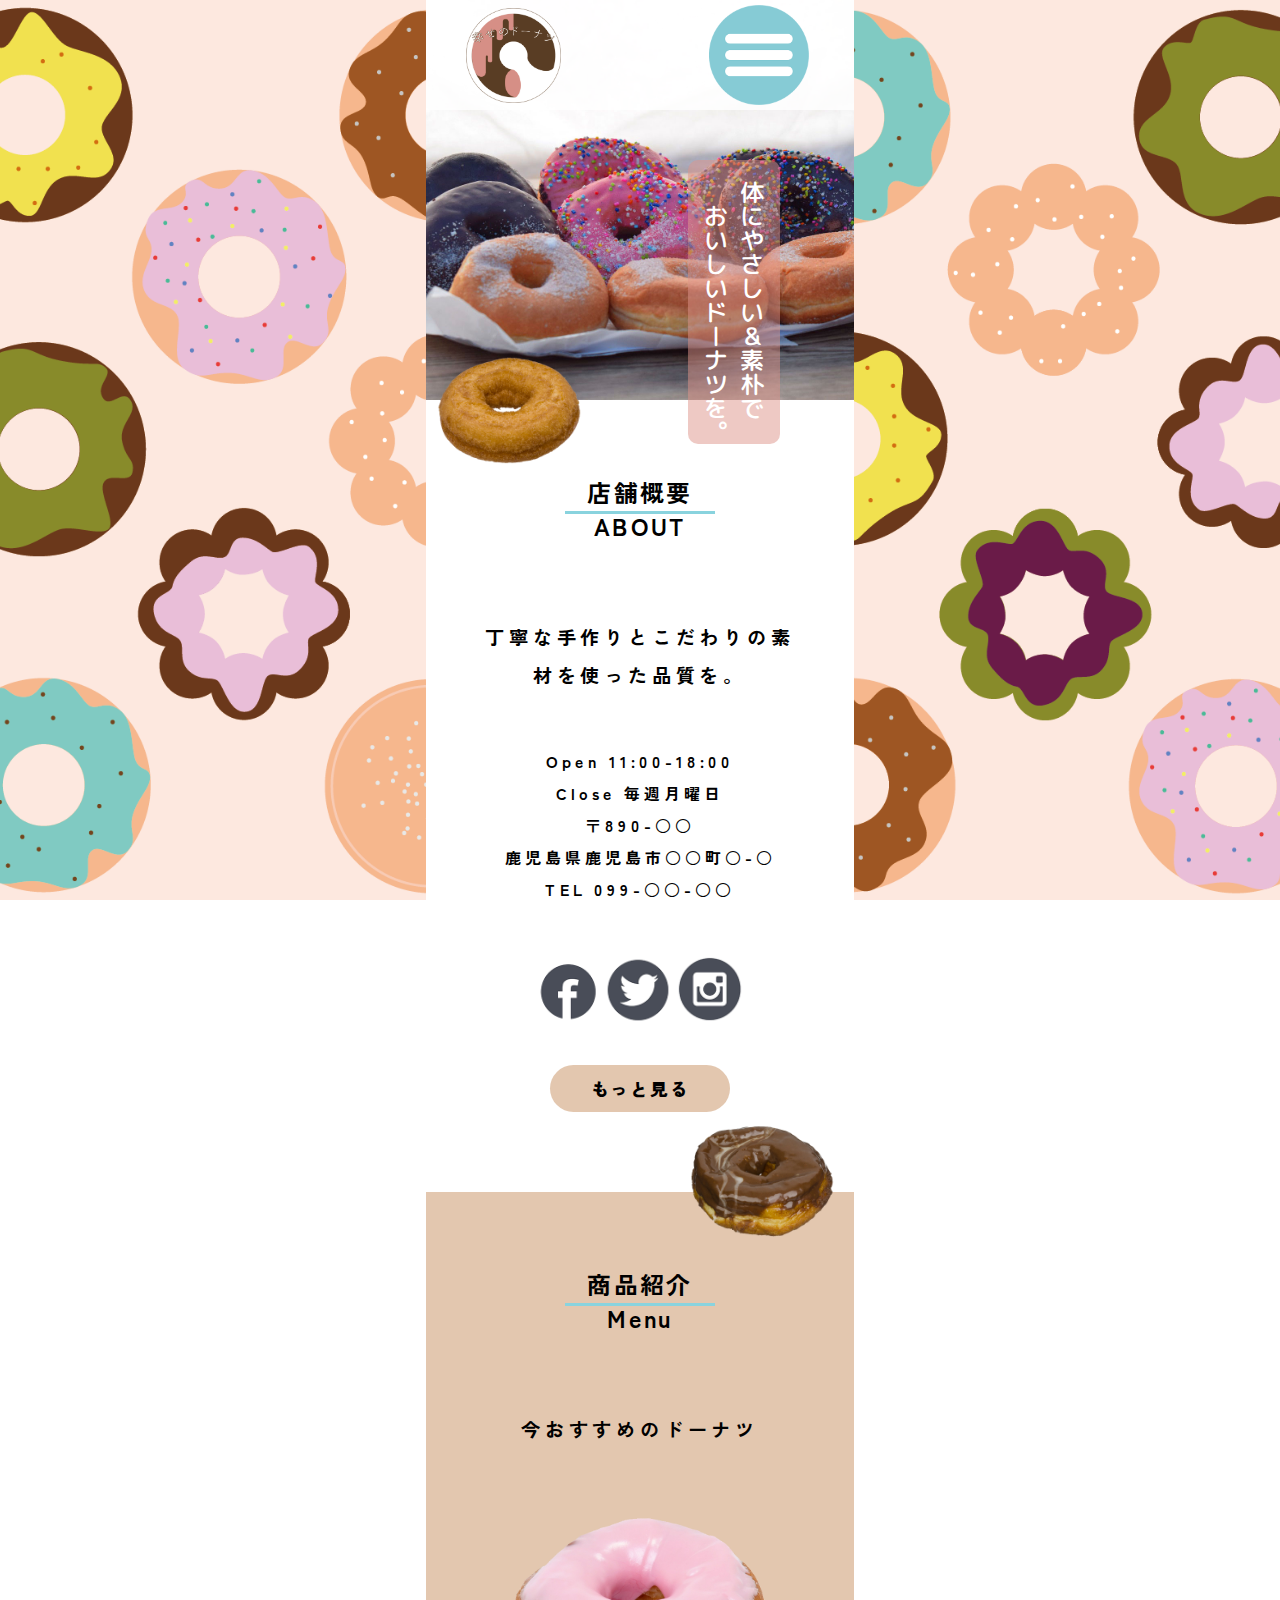
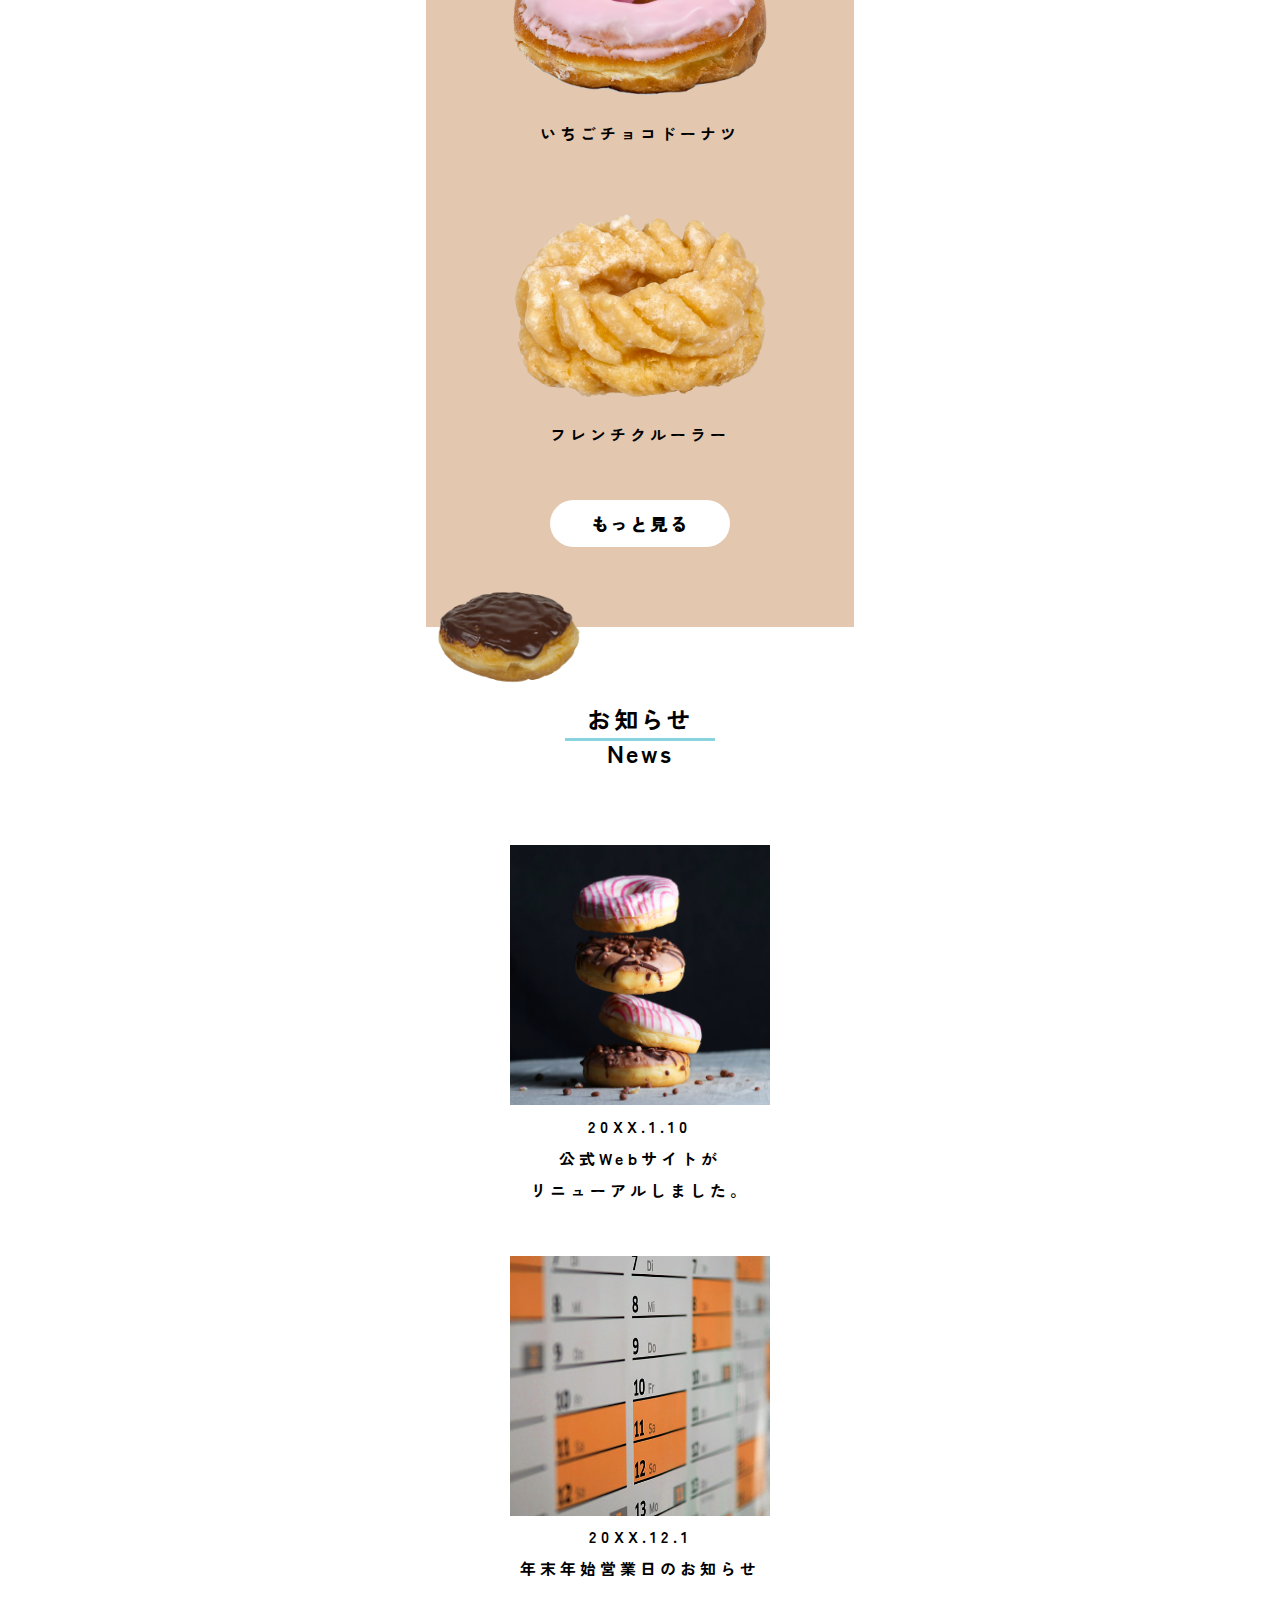
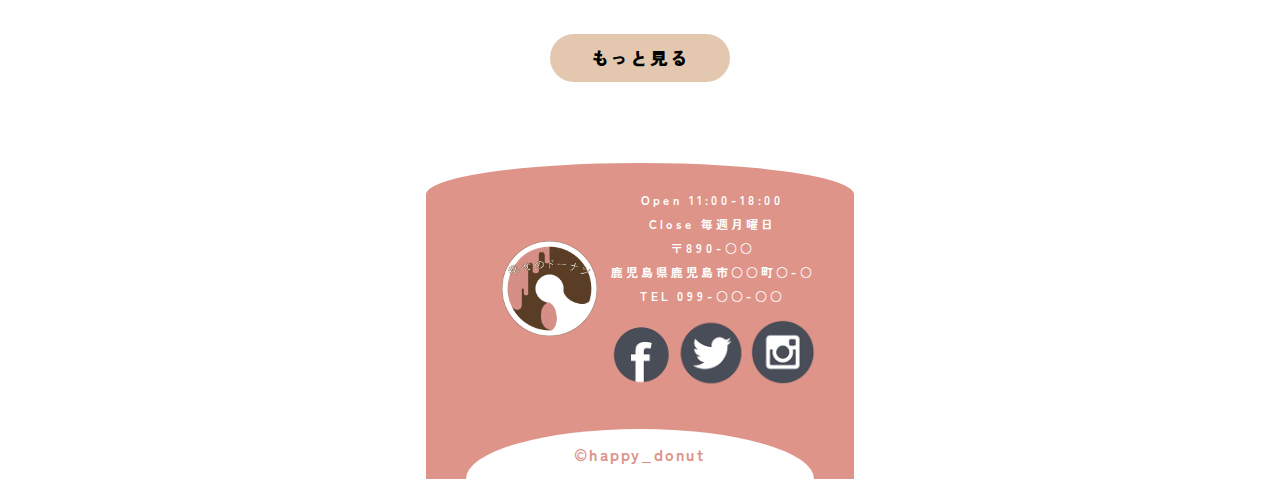
<file: index.html>
<!doctype html>
<html>

<head>
  <meta charset="UTF-8">
  <title>幸せのドーナツ</title>
  <meta name="viewport" content="width=device-width, initial-scale=1">
  <link rel="stylesheet" href="common/css/normalize.css">
  <link rel="stylesheet" href="common/css/standard.css">
  <link rel="stylesheet" href="common/css/top_style.css">
  <!---css記述--->
</head>

<body>
  <!---header--->
  <header>
    <div class="container">
      <div class="logo_area_header"> <a href="index.html" class="logo"> <img src="common/images/icon.png" alt="幸せのドーナツ">
        </a> </div>
      <div class="reader_area_header">
        <ul class="drop_list">
          <li> <img src="common/images/3reader_icon.png" alt="メニュー表示ボタン" class="icon_reader">
            <ul class="tp_ul">
              <li><a href="index.html">TOP</a></li>
              <li><a href="about.html">ABOUT</a></li>
              <li><a href="menu.html">MENU</a></li>
              <li><a href="news.html">NEWS</a></li>
              <li><a href="contact.html">CONTACT</a></li>
            </ul>
          </li>
        </ul>
      </div>
    </div>
  </header>

  <!---main--->
  <main>
    <div class="area_top_view">
      <p class="text_top_view">体にやさしい&amp;素朴で<br>
        <span>おいしいドーナツを。</span>
      </p>
    </div>

    <!---店舗案内--->
    <div class="background">
      <section class="area_home_white">
        <div class="container">
          <div class="head_home">
            <h2 class="ttl_ja">店舗概要</h2>
            <h2 class="ttl_en">ABOUT</h2>
          </div>
          <div class="body_home">
            <p class="description desc_large">丁寧な手作りとこだわりの素材を使った品質を。</p>
            <p class="description">Open 11:00-18:00<br>
              Close 毎週月曜日<br>
              〒890-○○<br>鹿児島県鹿児島市○○町○-○<br>
              TEL
              099-○○-○○</p>
            <ul class="list_icon">
              <li class="icon_sns_facebook"> <a href="#"><img src="common/images/facebook.png" alt="facebook"></a> </li>
              <li class="icon_sns_twitter"> <a href="#"><img src="common/images/Twitter.png" alt="Twitter"></a> </li>
              <li class="icon_sns_instagram"> <a href="#"><img src="common/images/Instagram.png" alt="Instagram"></a>
              </li>
            </ul>
            <div class="btnarea"> <a href="about.html" class="slide_hov none_hov">もっと見る</a> </div>
          </div>
        </div>
      </section>
      <!---背景ドーナツ--->
      <div class="Atop_donut_back"><img src="common/images/pic-1-back.png" alt="オリジナルドーナツ" height="100%"></div>
      <div class="Abottom_donut_back"><img src="common/images/pic-2-back.png" alt="チョコドーナツ" height="100%"></div>
    </div>

    <!---商品紹介--->
    <section class="area_home_brown">
      <div class="container">
        <div class="head_home">
          <h2 class="ttl_ja">商品紹介</h2>
          <h2 class="ttl_en">Menu</h2>
        </div>
        <div class="body_home">
          <p class="description desc_large">今おすすめのドーナツ</p>
          <div class="layout_2_div">
            <div class="imgtext_menu"> <img src="common/images/pic-3-back.png" alt="いちごチョコドーナツ" width="100%">
              <p class="description">いちごチョコドーナツ</p>
            </div>
            <div class="imgtext_menu"> <img src="common/images/pic-5-back.png" alt="フレンチクルーラー" width="100%">
              <p class="description">フレンチクルーラー</p>
            </div>
          </div>
          <div class="btnarea"> <a href="menu.html" class="slide_hov_white none_hov">もっと見る</a>
          </div>
        </div>
      </div>
    </section>

    <!---お知らせ--->
    <div class="background">
      <section class="area_home_white">
        <div class="container">
          <div class="head_home">
            <h2 class="ttl_ja">お知らせ</h2>
            <h2 class="ttl_en">News</h2>
          </div>
          <div class="body_home">
            <div class="layout_2_div">
              <div class="imgtext_news"> <img src="common/images/tower.jpg" alt="リニューアルした公式webサイト" width="100%">
                <p class="description">20XX.1.10<br>
                  公式Webサイトが<br>
                  リニューアルしました。</p>
              </div>
              <div class="imgtext_news"> <img src="common/images/calendar.jpg" alt="カレンダー" width="100%">
                <p class="description">20XX.12.1<br>
                  年末年始営業日のお知らせ</p>
              </div>
            </div>
            <div class="btnarea"> <a href="news.html" class="slide_hov none_hov">もっと見る</a>
            </div>
      </section>
      <!---背景ドーナツ--->
      <div class="Ntop_donut_back"><img src="common/images/pic-7-back.png" alt="チョコカスタード" height="100%"></div>
    </div>
  </main>

  <!---footer--->
  <footer>
    <div class="container">
      <ul class="list_access_footer">
        <li class="logo_area_footer"> <a href="index.html" class="logo"><img src="common/images/icon.png" alt="幸せのドーナツ"></a>
        </li>
        <li class="list_access">
          <p class="description">Open 11:00-18:00
            <br>Close 毎週月曜日
            <br>〒890-○○
            <br>鹿児島県鹿児島市○○町○-○
            <br>TEL 099-○○-○○
          </p>
          <!---プラットフォームアイコン--->
          <ul class="list_icon">
            <li class="icon_sns_facebook"> <a href="#"><img src="common/images/facebook.png" alt="facebook"></a> </li>
            <li class="icon_sns_twitter"> <a href="#"><img src="common/images/Twitter.png" alt="Twitter"></a> </li>
            <li class="icon_sns_instagram"> <a href="#"><img src="common/images/Instagram.png" alt="Instagram"></a>
            </li>
          </ul>
        </li>
      </ul>
      <p class="copyright">&copy;happy_donut</p>
    </div>
  </footer>
  <script src="common/javascript/script.js"></script>
</body>

</html>
</file>
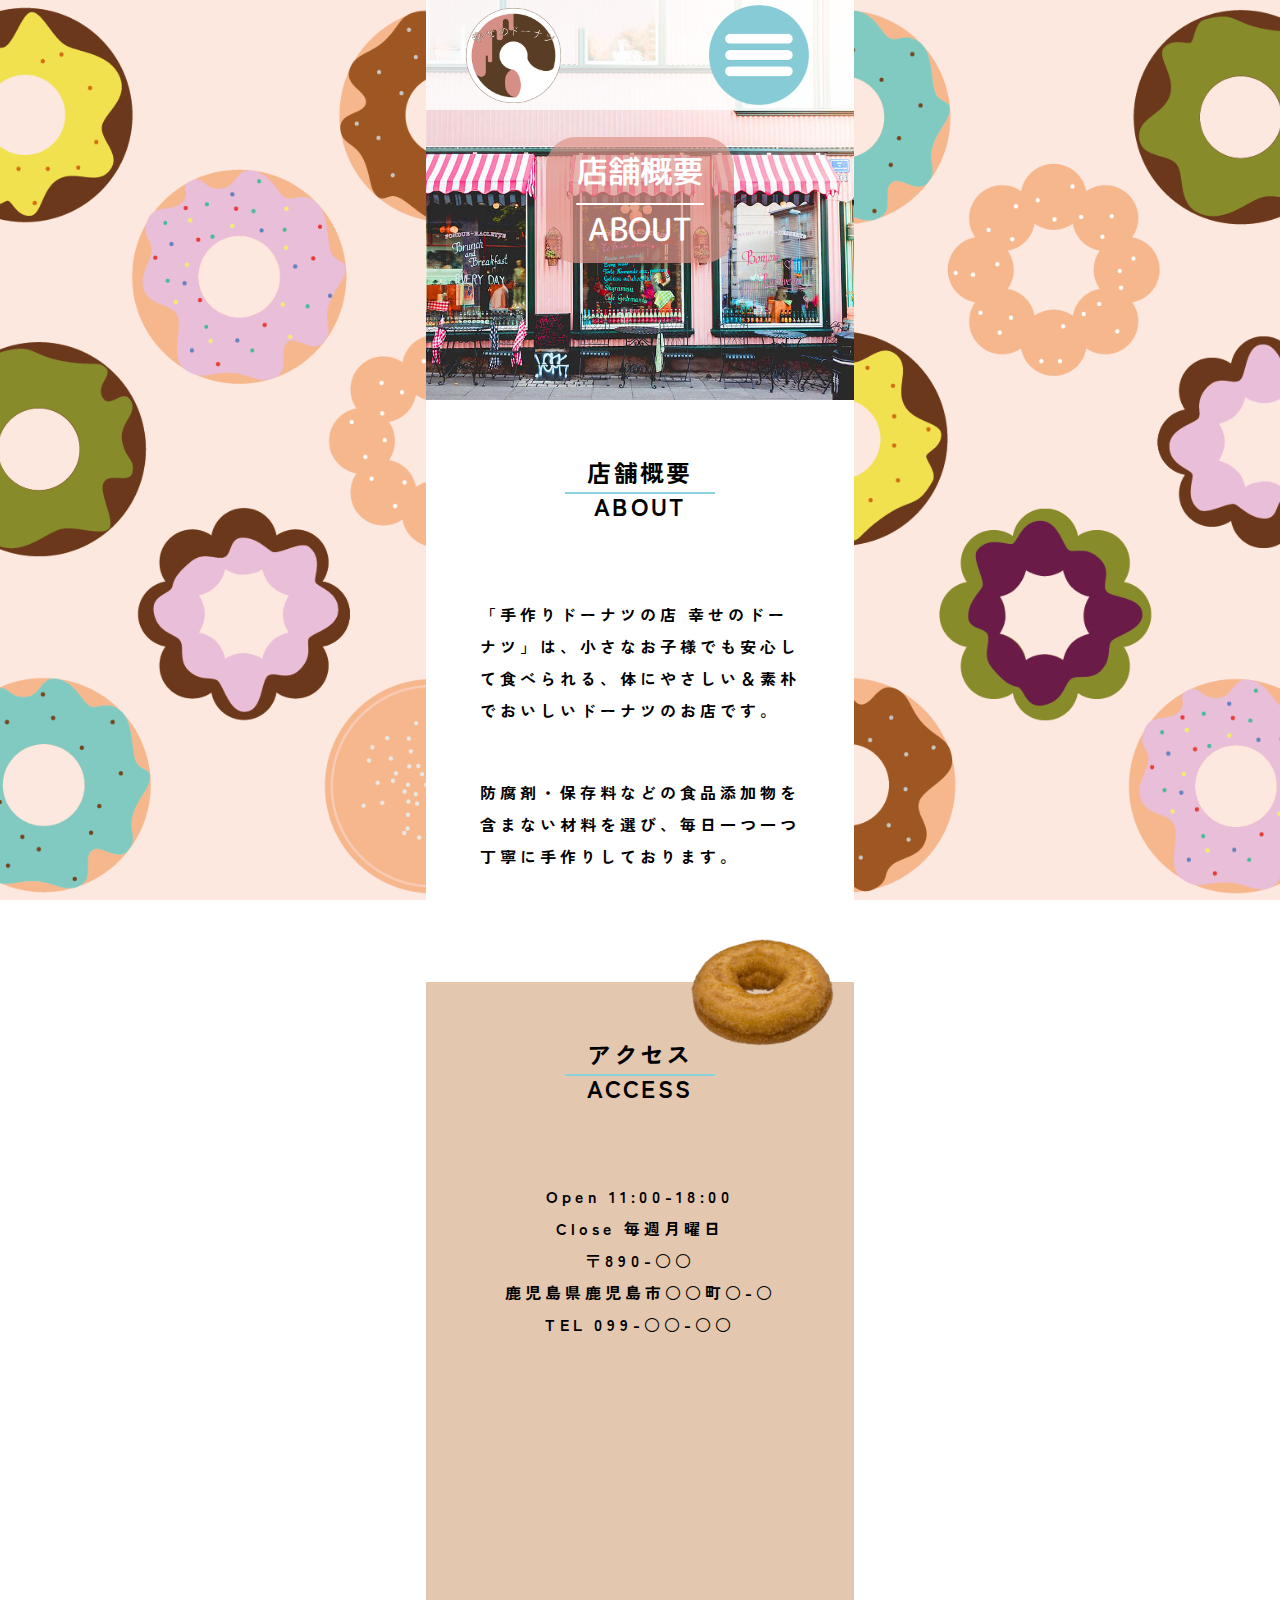
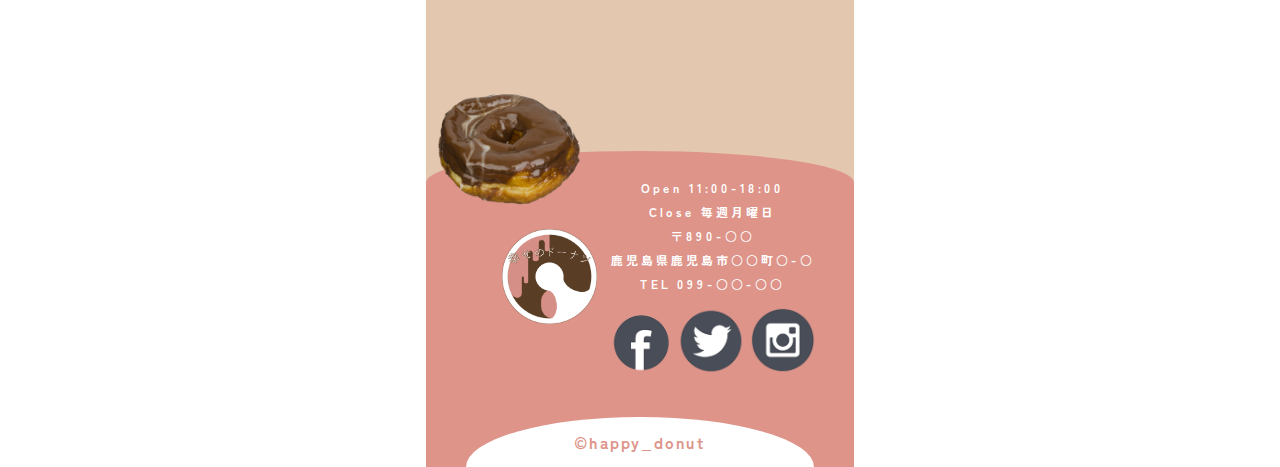
<file: about.html>
<!doctype html>
<html>

<head>
	<meta charset="UTF-8">
	<title>幸せのドーナツ</title>
	<meta name="viewport" content="width=device-width, initial-scale=1">
	<link rel="stylesheet" href="common/css/normalize.css">
	<link rel="stylesheet" href="common/css/standard.css">
	<link rel="stylesheet" href="common/css/about_style.css">
	<!---css記述--->
</head>

<body>
	<div class="area_scroll">
		<!---header--->
		<header>
			<div class="container">
				<div class="logo_area_header">
					<a href="index.html" class="logo">
						<img src="common/images/icon.png" alt="幸せのドーナツ">
					</a>
				</div>
				<div class="reader_area_header">
					<ul class="drop_list">
						<li>
							<img src="common/images/3reader_icon.png" alt="メニュー表示ボタン" class="icon_reader">
							<ul class="tp_ul">
								<li><a href="index.html">TOP</a></li>
								<li><a href="about.html">ABOUT</a></li>
								<li><a href="menu.html">MENU</a></li>
								<li><a href="news.html">NEWS</a></li>
								<li><a href="contact.html">CONTACT</a></li>
							</ul>
						</li>
					</ul>
				</div>
			</div>
		</header>

		<!---main--->
		<main>
			<div class="area_top_view">
				<div class="text_top_view">
					<p class="under_line">店舗概要</p>
					<p class="under_2_line">ABOUT</p>
				</div>
			</div>
			<!---店舗案内--->
			<section class="area_home_white">
				<div class="container">
					<div class="head_home">
						<h2 class="ttl_ja">店舗概要</h2>
						<h2 class="ttl_en">ABOUT</h2>
					</div>
					<div class="text_home">
						<p class="description">「手作りドーナツの店 幸せのドーナツ」は、小さなお子様でも安心して食べられる、体にやさしい＆素朴でおいしいドーナツのお店です。</p>
						<p class="description">防腐剤・保存料などの食品添加物を含まない材料を選び、毎日一つ一つ丁寧に手作りしております。</p>
					</div>
				</div>
			</section>

			<!---店舗案内--->
			<div class="background">
				<section class="area_home_brown">
					<div class="container">
						<div class="head_home">
							<h2 class="ttl_ja">アクセス</h2>
							<h2 class="ttl_en">ACCESS</h2>
						</div>
						<div class="body_home">
							<p class="description">Open 11:00-18:00<br>Close 毎週月曜日<br>〒890-○○<br>鹿児島県鹿児島市○○町○-○<br>TEL
								099-○○-○○</p>
							<div class="map">
								<iframe
									src="https://www.google.com/maps/embed?pb=!1m18!1m12!1m3!1d3399.0618904645175!2d130.541488315152!3d31.577350631350786!2m3!1f0!2f0!3f0!3m2!1i1024!2i768!4f13.1!3m3!1m2!1s0x353e674808e36d51%3A0xa45526c9347e0d9a!2z6LWk5aGa5a2m5ZyS!5e0!3m2!1sja!2sjp!4v1602086500743!5m2!1sja!2sjp"
									frameborder="0" style="border:0;" allowfullscreen="" aria-hidden="false"
									tabindex="0"></iframe>
							</div>
						</div>
					</div>
				</section>
				<!---背景ドーナツ--->
				<div class="top_donut_back"><img src="common/images/pic-1-back.png" alt="オリジナルドーナツ" height="100%"></div>
				<div class="bottom_donut_back"><img src="common/images/pic-2-back.png" alt="チョコドーナツ" height="100%"></div>
			</div>
		</main>

		<!---footer--->
		<footer class="footer_brown">
			<div class="container">
				<ul class="list_access_footer">
					<li class="logo_area_footer">
						<a href="index.html" class="logo"><img src="common/images/icon.png" alt="幸せのドーナツ"></a>
					</li>
					<li class="list_access">
						<p class="description">Open 11:00-18:00
							<br>Close 毎週月曜日
							<br>〒890-○○
							<br>鹿児島県鹿児島市○○町○-○
							<br>TEL 099-○○-○○
						  </p>
						<!---プラットフォームアイコン--->
						<ul class="list_icon">
							<li class="icon_sns_facebook">
								<a href="#"><img src="common/images/facebook.png" alt="facebook"></a>
							</li>
							<li class="icon_sns_twitter">
								<a href="#"><img src="common/images/Twitter.png" alt="Twitter"></a>
							</li>
							<li class="icon_sns_instagram">
								<a href="#"><img src="common/images/Instagram.png" alt="Instagram"></a>
							</li>
						</ul>
					</li>
				</ul>
				<p class="copyright">&copy;happy_donut</p>
			</div>
		</footer>
	</div>
	<script src="common/javascript/script.js"></script>
</body>

</html>
</file>
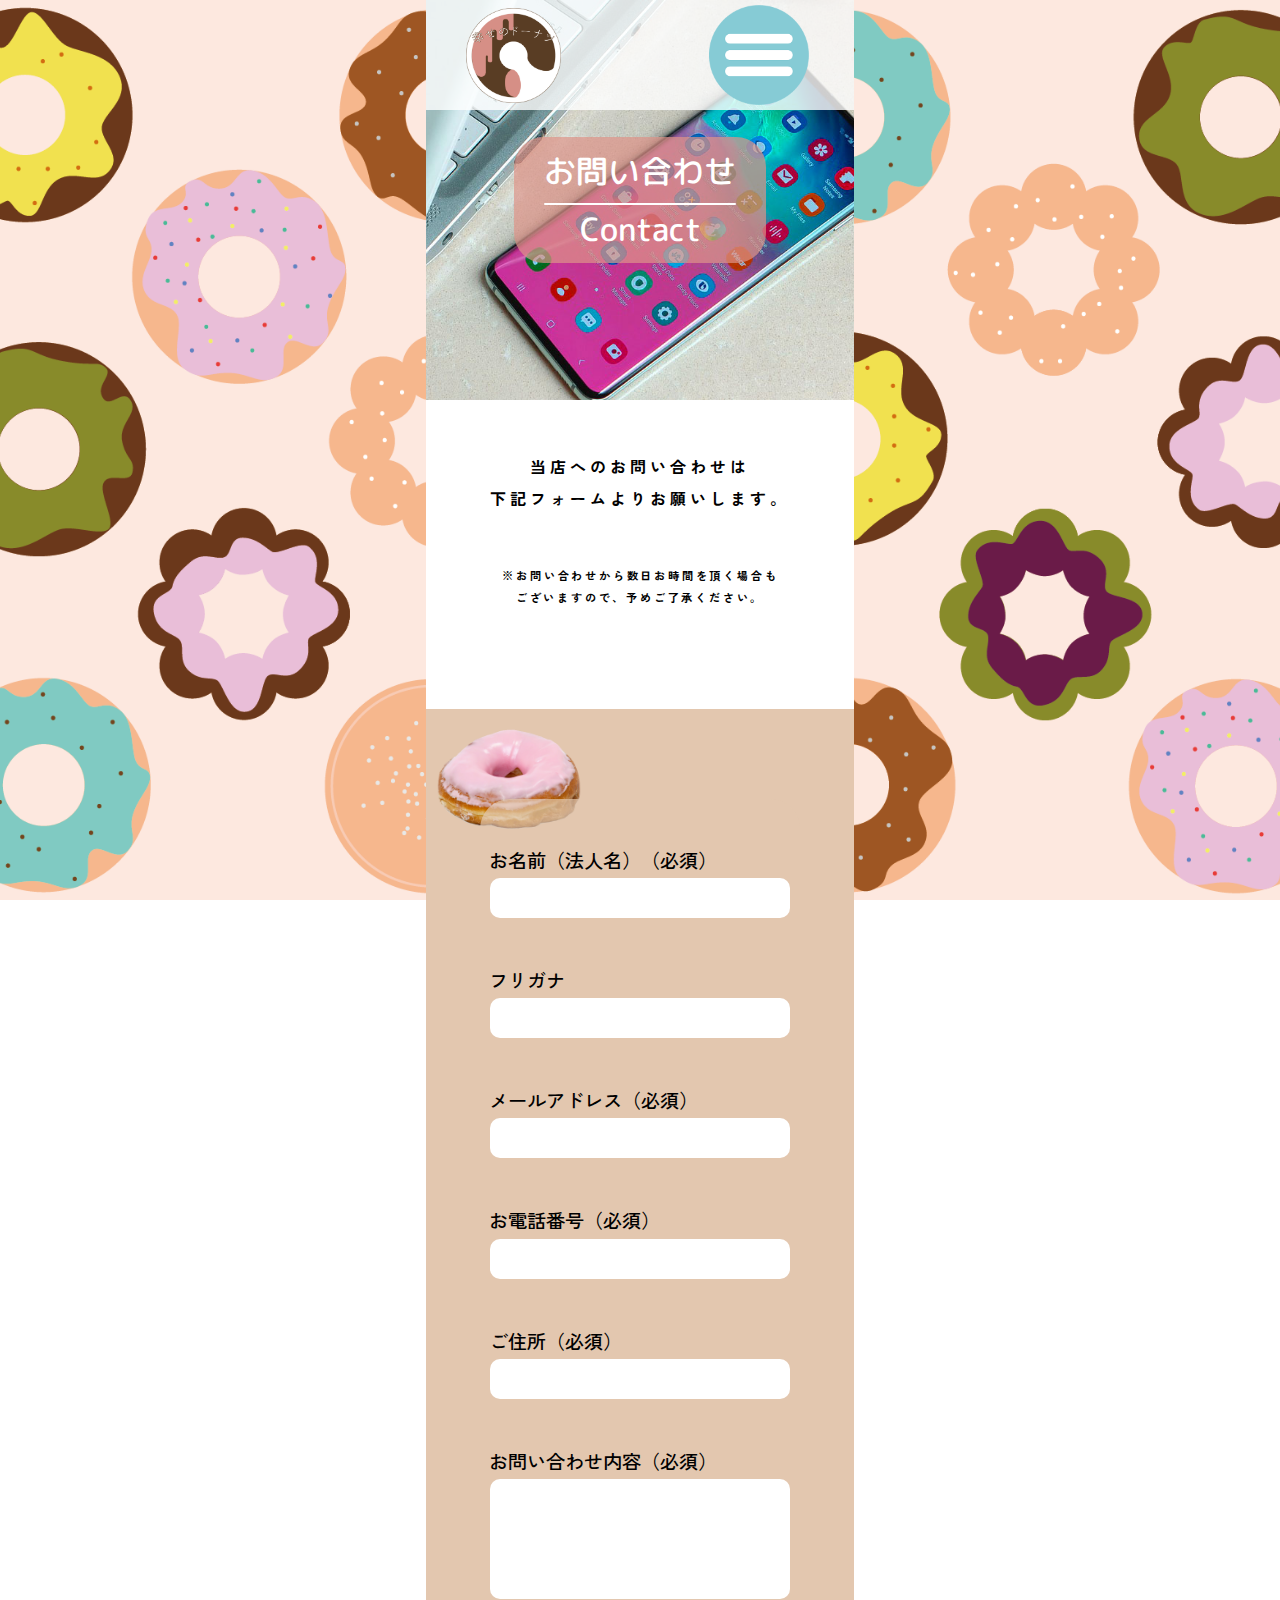
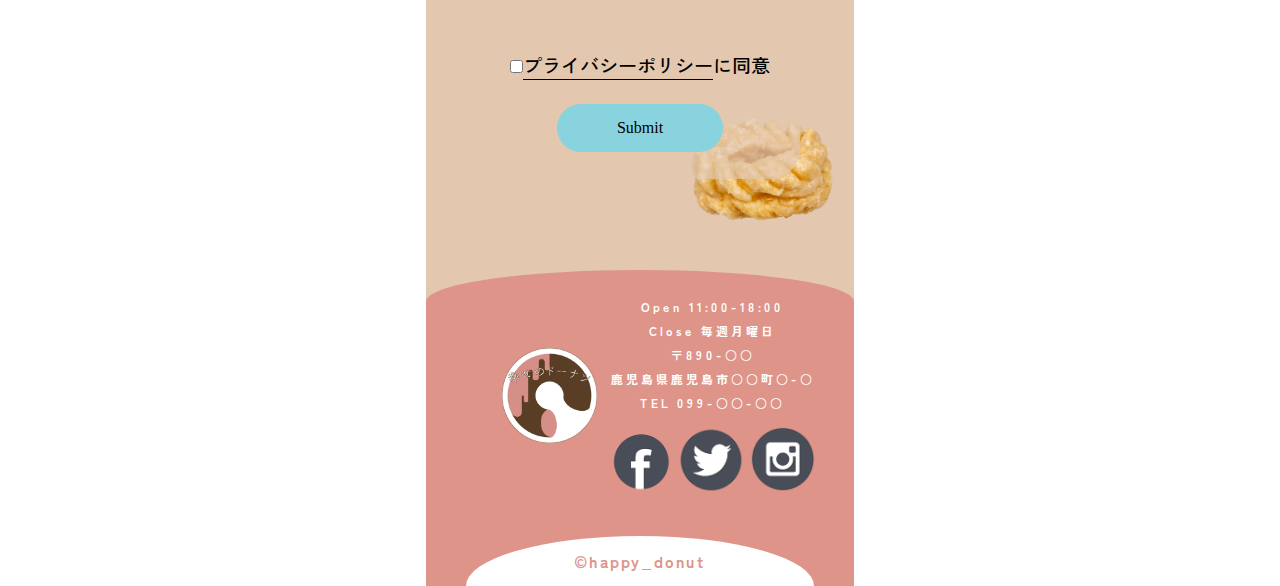
<file: contact.html>
<!doctype html>
<html>

<head>
	<meta charset="UTF-8">
	<title>幸せのドーナツ</title>
	<meta name="viewport" content="width=device-width, initial-scale=1">
	<link rel="stylesheet" href="common/css/normalize.css">
	<link rel="stylesheet" href="common/css/standard.css">
	<link rel="stylesheet" href="common/css/contact_style.css">
	<!---css記述--->
</head>

<body>
	<div class="area_scroll">
		<!---header--->
		<header>
			<div class="container">
				<div class="logo_area_header">
					<a href="index.html" class="logo">
						<img src="common/images/icon.png" alt="幸せのドーナツ">
					</a>
				</div>
				<div class="reader_area_header">
					<ul class="drop_list">
						<li>
							<img src="common/images/3reader_icon.png" alt="メニュー表示ボタン" class="icon_reader">
							<ul class="tp_ul">
								<li><a href="index.html">TOP</a></li>
								<li><a href="about.html">ABOUT</a></li>
								<li><a href="menu.html">MENU</a></li>
								<li><a href="news.html">NEWS</a></li>
								<li><a href="contact.html">CONTACT</a></li>
							</ul>
						</li>
					</ul>
				</div>
			</div>
		</header>

		<!---main--->
		<main>
			<!---トップビュー--->
			<div class="area_top_view">
				<div class="text_top_view">
					<p class="under_line">お問い合わせ</p>
					<p class="under_2_line">Contact</p>
				</div>
			</div>
			<!---注意書き--->
			<div class="area_home_white">
				<div class="container">
					<p class="description">当店へのお問い合わせは<br>下記フォームよりお願いします。</p>
					<p class="description desc_small">※お問い合わせから数日お時間を頂く場合も<br>ございますので、予めご了承ください。</p>
				</div>
			</div>
			<div class="area_home_brown">
				<div class="background">
					<div class="container">
						<form>
							<table>
								<tbody>
									<tr>
										<th>お名前（法人名）（必須）</th>
									</tr>
									<tr>
										<td><input type="text" class="box_text"></td>
									</tr>
									<tr>
										<th>フリガナ</th>
									</tr>
									<tr>
										<td><input type="text" class="box_text"></td>
									</tr>
									<tr>
										<th>メールアドレス（必須）</th>
									</tr>
									<tr>
										<td><input type="text" class="box_text"></td>
									</tr>
									<tr>
										<th>お電話番号（必須）</th>
									</tr>
									<tr>
										<td><input type="text" class="box_text"></td>
									</tr>
									<tr>
										<th>ご住所（必須）</th>
									</tr>
									<tr>
										<td><input type="text" class="box_text"></td>
									</tr>
									<tr>
										<th>お問い合わせ内容（必須）</th>
									</tr>
									<tr>
										<td><textarea class="box_text_area"></textarea></td>
									</tr>
									<tr>
										<th class="text_center"><input type="checkbox"><span>プライバシーポリシー</span>に同意</th>
									</tr>
									<tr>
										<td class="text_center"><input type="submit" class="btn_submit"></td>
									</tr>
								</tbody>
							</table>
						</form>
					</div>
					<!---背景ドーナツ--->
					<div class="top_donut_back"><img src="common/images/pic-3-back.png" alt="いちごチョコドーナツ" height="100%"></div>
					<div class="bottom_donut_back"><img src="common/images/pic-5-back.png" alt="フレンチクルーラー" height="100%"></div>
				</div>
			</div>
		</main>

		<!---footer--->
		<footer class="footer_brown">
			<div class="container">
				<ul class="list_access_footer">
					<li class="logo_area_footer">
						<a href="index.html" class="logo"><img src="common/images/icon.png" alt="幸せのドーナツ"></a>
					</li>
					<li class="list_access">
						<p class="description">Open 11:00-18:00
							<br>Close 毎週月曜日
							<br>〒890-○○
							<br>鹿児島県鹿児島市○○町○-○
							<br>TEL 099-○○-○○
						  </p>
						<!---プラットフォームアイコン--->
						<ul class="list_icon">
							<li class="icon_sns_facebook">
								<a href="#"><img src="common/images/facebook.png" alt="facebook"></a>
							</li>
							<li class="icon_sns_twitter">
								<a href="#"><img src="common/images/Twitter.png" alt="Twitter"></a>
							</li>
							<li class="icon_sns_instagram">
								<a href="#"><img src="common/images/Instagram.png" alt="Instagram"></a>
							</li>
						</ul>
					</li>
				</ul>
				<p class="copyright">&copy;happy_donut</p>
			</div>
		</footer>
	</div>
	<script src="common/javascript/script.js"></script>
</body>

</html>
</file>
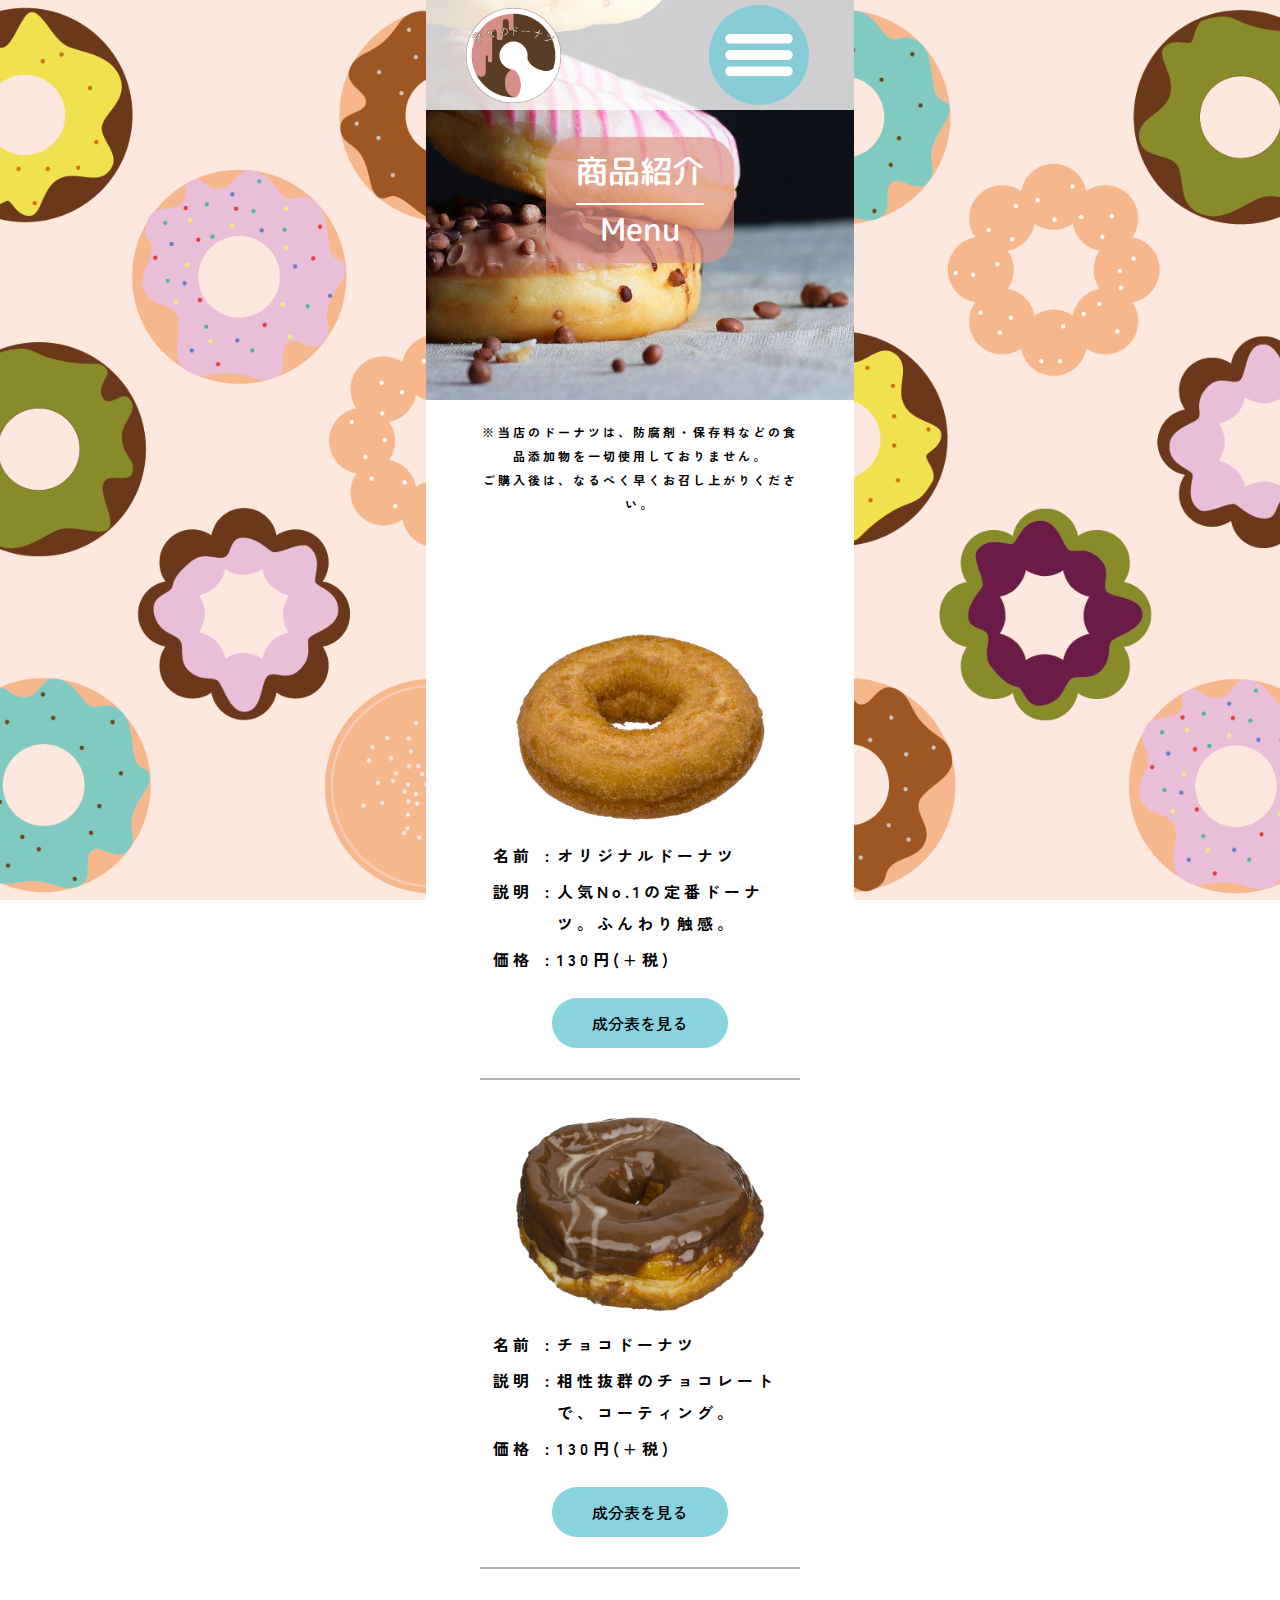
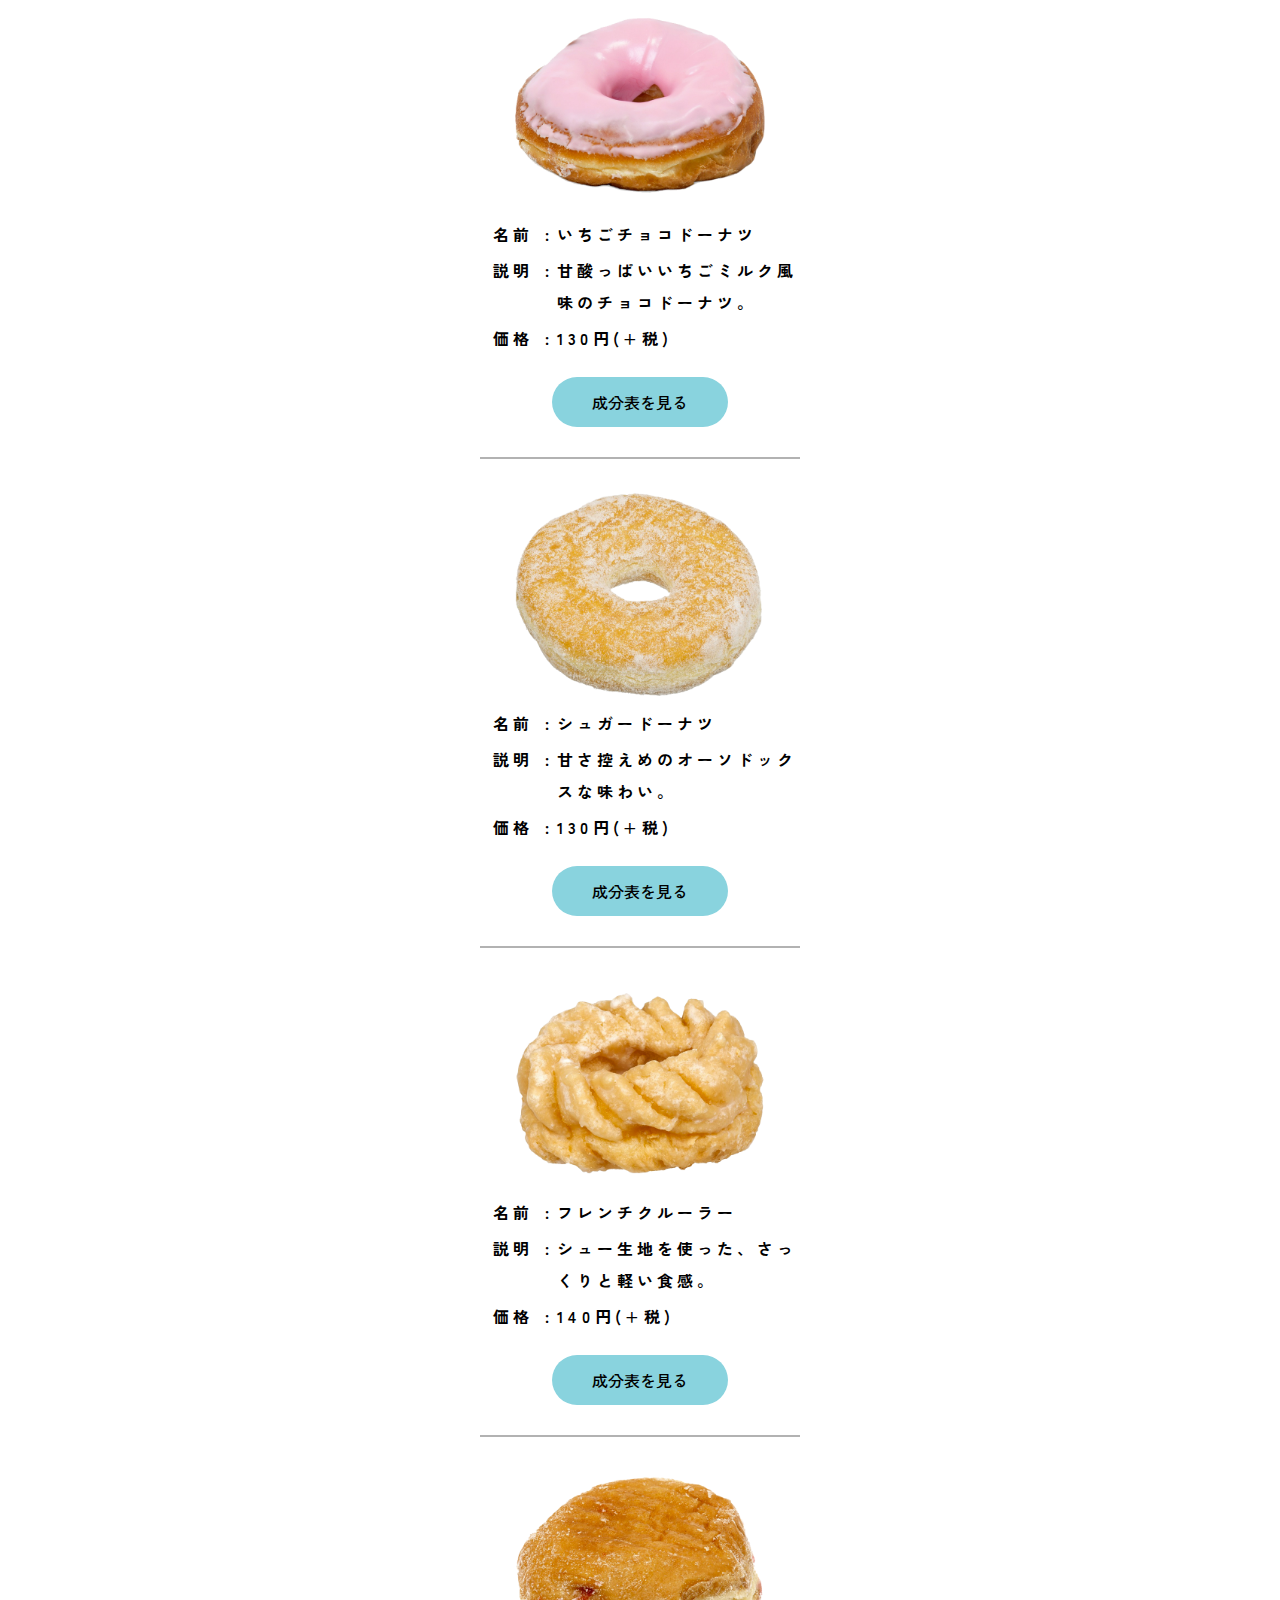
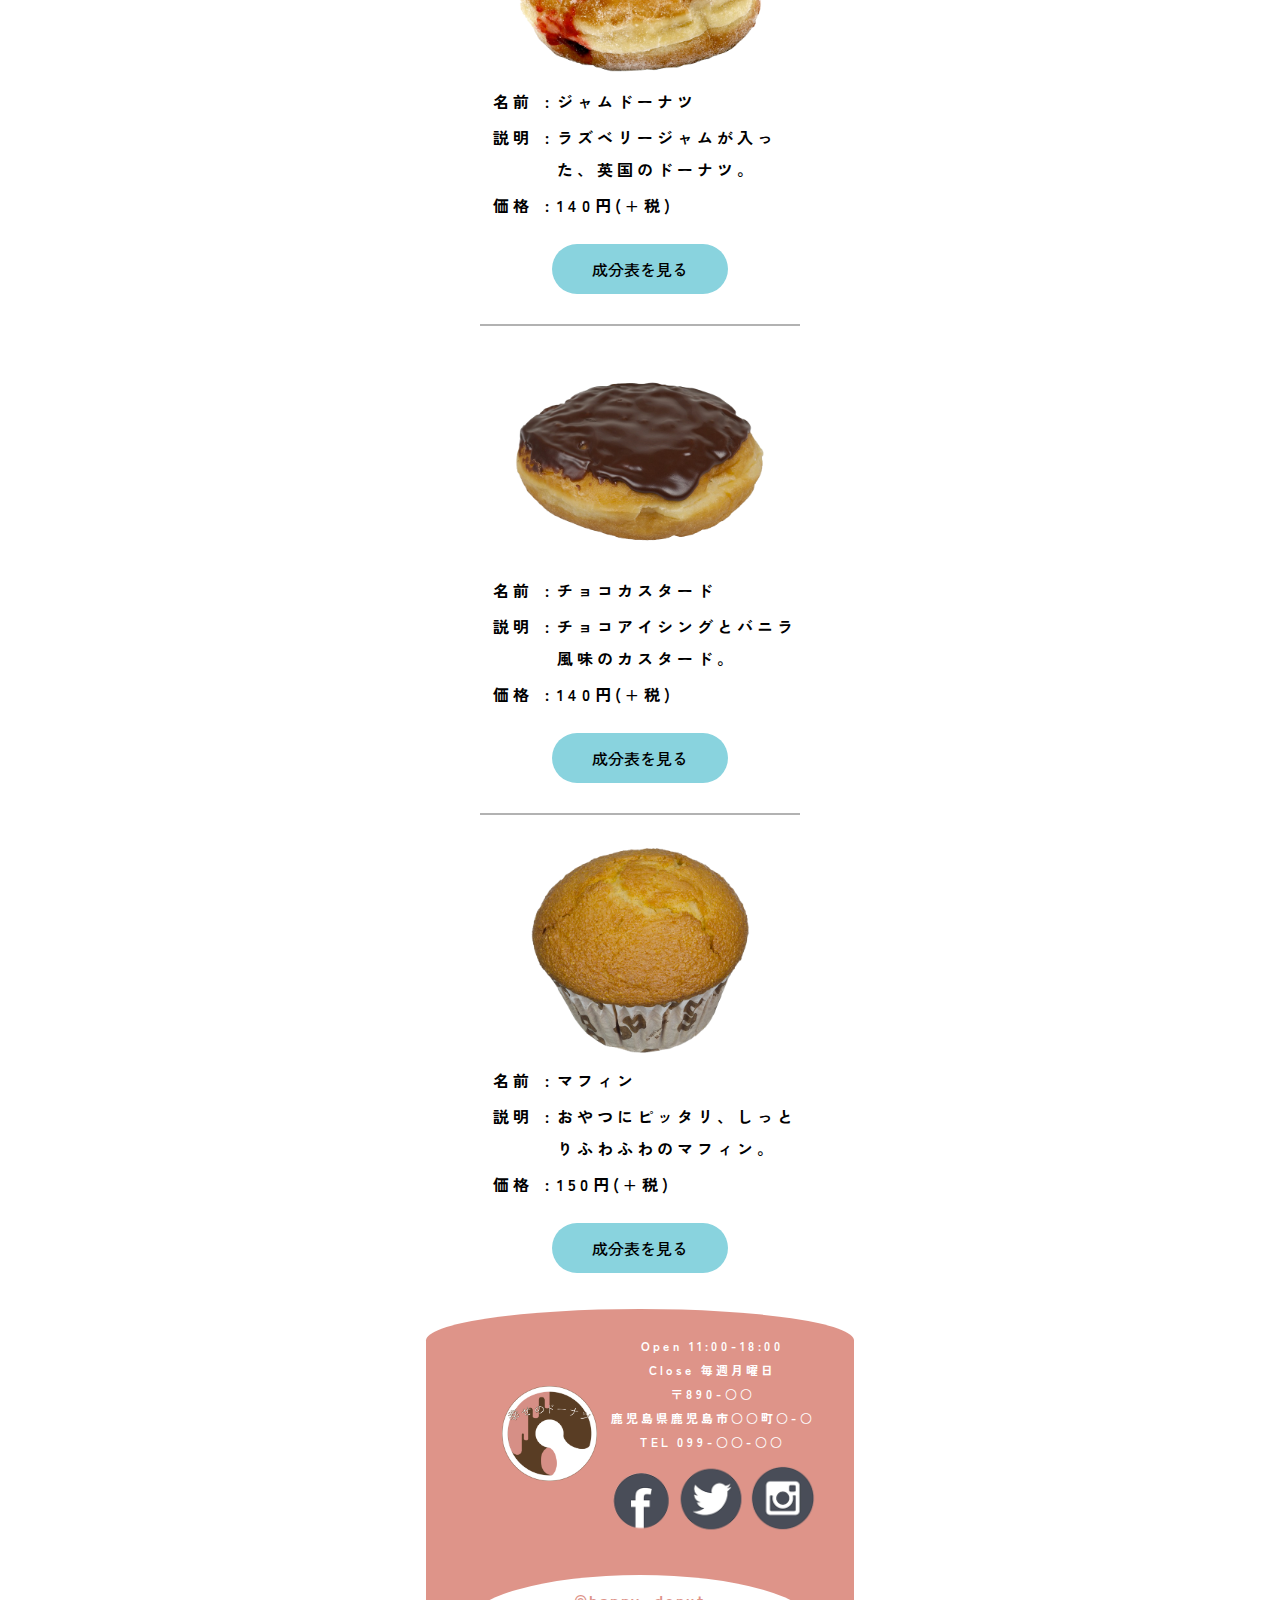
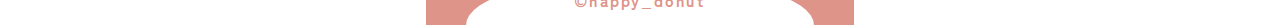
<file: menu.html>
<!doctype html>
<html>

<head>
	<meta charset="UTF-8">
	<title>幸せのドーナツ</title>
	<meta name="viewport" content="width=device-width, initial-scale=1">
	<link rel="stylesheet" href="common/css/normalize.css">
	<link rel="stylesheet" href="common/css/standard.css">
	<link rel="stylesheet" href="common/css/menu_style.css">
	<!---css記述--->
</head>

<body>
	<div class="area_scroll">
		<!---header--->
		<header>
			<div class="container">
				<div class="logo_area_header">
					<a href="index.html" class="logo">
						<img src="common/images/icon.png" alt="幸せのドーナツ">
					</a>
				</div>
				<div class="reader_area_header">
					<ul class="drop_list">
						<li>
							<img src="common/images/3reader_icon.png" alt="メニュー表示リスト" class="icon_reader">
							<ul class="tp_ul">
								<li><a href="index.html">TOP</a></li>
								<li><a href="about.html">ABOUT</a></li>
								<li><a href="menu.html">MENU</a></li>
								<li><a href="news.html">NEWS</a></li>
								<li><a href="contact.html">CONTACT</a></li>
							</ul>
						</li>
					</ul>
				</div>
			</div>
		</header>

		<!---main--->
		<main>
			<div class="area_top_view">
				<div class="text_top_view">
					<p class="under_line">商品紹介</p>
					<p class="under_2_line">Menu</p>
				</div>
			</div>
			<!---注意書き--->
			<div class="area_home_white">
				<div class="container">
					<p class="description desc_small">※当店のドーナツは、防腐剤・保存料などの食品添加物を一切使用しておりません。<br>ご購入後は、なるべく早くお召し上がりください。
					</p>
				</div>
			</div>
			<!---メニューリスト--->
			<div class="area_home_white">
				<div class="container">
					<div class="list_menu">
						<img src="common/images/pic-1-back.png" alt="オリジナルドーナツ">
						<table class="description text_left">
							<tbody>
								<tr>
									<th>名前</th>
									<td>:</td>
									<td>オリジナルドーナツ</td>
								</tr>
								<tr>
									<th valign="top">説明</th>
									<td valign="top">:</td>
									<td>人気No.1の定番ドーナツ。ふんわり触感。</td>
								</tr>
								<tr>
									<th>価格</th>
									<td>:</td>
									<td>130円(+税)</td>
								</tr>
							</tbody>
						</table>
						<button class="btn_dropdown">成分表を見る</button>
						<p class="text_dropdown description">
							218kcal<br>たんぱく質：2.2g<br>脂質：16.3g<br>炭水化物：15.0g<br>食塩相当量：0.2g<br>アレルギー特定原材料：卵、乳成分、小麦、大豆</p>
					</div>
					<div class="list_menu">
						<img src="common/images/pic-2-back.png" alt="チョコドーナツ">
						<table class="description text_left">
							<tbody>
								<tr>
									<th>名前</th>
									<td>:</td>
									<td>チョコドーナツ</td>
								</tr>
								<tr>
									<th valign="top">説明</th>
									<td valign="top">:</td>
									<td>相性抜群のチョコレートで、コーティング。</td>
								</tr>
								<tr>
									<th>価格</th>
									<td>:</td>
									<td>130円(+税)</td>
								</tr>
							</tbody>
						</table>
						<button class="btn_dropdown">成分表を見る</button>
						<p class="text_dropdown description">
							246kcal<br>たんぱく質：2.5g<br>脂質：18.2g<br>炭水化物：17.4g<br>食塩相当量：0.2g<br>アレルギー特定原材料：卵、乳成分、小麦、大豆</p>
					</div>
					<div class="list_menu">
						<img src="common/images/pic-3-back.png" alt="いちごチョコドーナツ">
						<table class="description text_left">
							<tbody>
								<tr>
									<th>名前</th>
									<td>:</td>
									<td>いちごチョコドーナツ</td>
								</tr>
								<tr>
									<th valign="top">説明</th>
									<td valign="top">:</td>
									<td>甘酸っぱいいちごミルク風味のチョコドーナツ。</td>
								</tr>
								<tr>
									<th>価格</th>
									<td>:</td>
									<td>130円(+税)</td>
								</tr>
							</tbody>
						</table>
						<button class="btn_dropdown">成分表を見る</button>
						<p class="text_dropdown description">
							245kcal<br>たんぱく質：2.2g<br>脂質：18.2g<br>炭水化物：17.3g<br>食塩相当量：0.2g<br>アレルギー特定原材料：卵、乳成分、小麦、大豆</p>
					</div>
					<div class="list_menu">
						<img src="common/images/pic-4-back.png" alt="シュガードーナツ">
						<table class="description text_left">
							<tbody>
								<tr>
									<th>名前</th>
									<td>:</td>
									<td>シュガードーナツ</td>
								</tr>
								<tr>
									<th valign="top">説明</th>
									<td valign="top">:</td>
									<td>甘さ控えめのオーソドックスな味わい。</td>
								</tr>
								<tr>
									<th>価格</th>
									<td>:</td>
									<td>130円(+税)</td>
								</tr>
							</tbody>
						</table>
						<button class="btn_dropdown">成分表を見る</button>
						<p class="text_dropdown description">
							222kcal<br>たんぱく質：2.2g<br>脂質：16.1g<br>炭水化物：16.2g<br>食塩相当量：0.2g<br>アレルギー特定原材料：卵、乳成分、小麦、大豆</p>
					</div>
					<div class="list_menu">
						<img src="common/images/pic-5-back.png" alt="フレンチクルーラー">
						<table class="description text_left">
							<tbody>
								<tr>
									<th>名前</th>
									<td>:</td>
									<td>フレンチクルーラー</td>
								</tr>
								<tr>
									<th valign="top">説明</th>
									<td valign="top">:</td>
									<td>シュー生地を使った、さっくりと軽い食感。</td>
								</tr>
								<tr>
									<th>価格</th>
									<td>:</td>
									<td>140円(+税)</td>
								</tr>
							</tbody>
						</table>
						<button class="btn_dropdown">成分表を見る</button>
						<p class="text_dropdown description">
							154kcal<br>たんぱく質：1.5g<br>脂質：10.1g<br>炭水化物：14.0g<br>食塩相当量：0.2g<br>アレルギー特定原材料：卵、乳成分、小麦、大豆</p>
					</div>
					<div class="list_menu">
						<img src="common/images/pic-6-back.png" alt="ジャムドーナツ">
						<table class="description text_left">
							<tbody>
								<tr>
									<th>名前</th>
									<td>:</td>
									<td>ジャムドーナツ</td>
								</tr>
								<tr>
									<th valign="top">説明</th>
									<td valign="top">:</td>
									<td>ラズベリージャムが入った、英国のドーナツ。</td>
								</tr>
								<tr>
									<th>価格</th>
									<td>:</td>
									<td>140円(+税)</td>
								</tr>
							</tbody>
						</table>
						<button class="btn_dropdown">成分表を見る</button>
						<p class="text_dropdown description">
							281kcal<br>たんぱく質：3.2g<br>脂質：20.7g<br>炭水化物：19.9g<br>食塩相当量：0.2g<br>アレルギー特定原材料：卵、乳成分、小麦、大豆</p>
					</div>
					<div class="list_menu">
						<img src="common/images/pic-7-back.png" alt="チョコカスタード">
						<table class="description text_left">
							<tbody>
								<tr>
									<th>名前</th>
									<td>:</td>
									<td>チョコカスタード</td>
								</tr>
								<tr>
									<th valign="top">説明</th>
									<td valign="top">:</td>
									<td>チョコアイシングとバニラ風味のカスタード。</td>
								</tr>
								<tr>
									<th>価格</th>
									<td>:</td>
									<td>140円(+税)</td>
								</tr>
							</tbody>
						</table>
						<button class="btn_dropdown">成分表を見る</button>
						<p class="text_dropdown description">
							300kcal<br>たんぱく質：4.0g<br>脂質：18.3g<br>炭水化物：20.7g<br>食塩相当量：0.2g<br>アレルギー特定原材料：卵、乳成分、小麦、大豆</p>
					</div>
					<div class="list_menu border_none">
						<img src="common/images/pic-8-back.png" alt="マフィン">
						<table class="description text_left">
							<tbody>
								<tr>
									<th>名前</th>
									<td>:</td>
									<td>マフィン</td>
								</tr>
								<tr>
									<th valign="top">説明</th>
									<td valign="top">:</td>
									<td>おやつにピッタリ、しっとりふわふわのマフィン。</td>
								</tr>
								<tr>
									<th>価格</th>
									<td>:</td>
									<td>150円(+税)</td>
								</tr>
							</tbody>
						</table>
						<button class="btn_dropdown">成分表を見る</button>
						<p class="text_dropdown description">
							298kcal<br>たんぱく質：4.1g<br>脂質：16.8g<br>炭水化物：27.7g<br>食塩相当量：0.2g<br>アレルギー特定原材料：卵、乳成分、小麦、大豆</p>
					</div>
				</div>
			</div>
		</main>

		<!---footer--->
		<footer>
			<div class="container">
				<ul class="list_access_footer">
					<li class="logo_area_footer">
						<a href="index.html" class="logo"><img src="common/images/icon.png" alt="幸せのドーナツ"></a>
					</li>
					<li class="list_access">
						<p class="description">Open 11:00-18:00
							<br>Close 毎週月曜日
							<br>〒890-○○
							<br>鹿児島県鹿児島市○○町○-○
							<br>TEL 099-○○-○○
						</p>
						<!---プラットフォームアイコン--->
						<ul class="list_icon">
							<li class="icon_sns_facebook">
								<a href="#"><img src="common/images/facebook.png" alt="facebook"></a>
							</li>
							<li class="icon_sns_twitter">
								<a href="#"><img src="common/images/Twitter.png" alt="Twitter"></a>
							</li>
							<li class="icon_sns_instagram">
								<a href="#"><img src="common/images/Instagram.png" alt="Instagram"></a>
							</li>
						</ul>
					</li>
				</ul>
				<p class="copyright">&copy;happy_donut</p>
			</div>
		</footer>
	</div>
	<script src="common/javascript/script.js"></script>
</body>

</html>
</file>
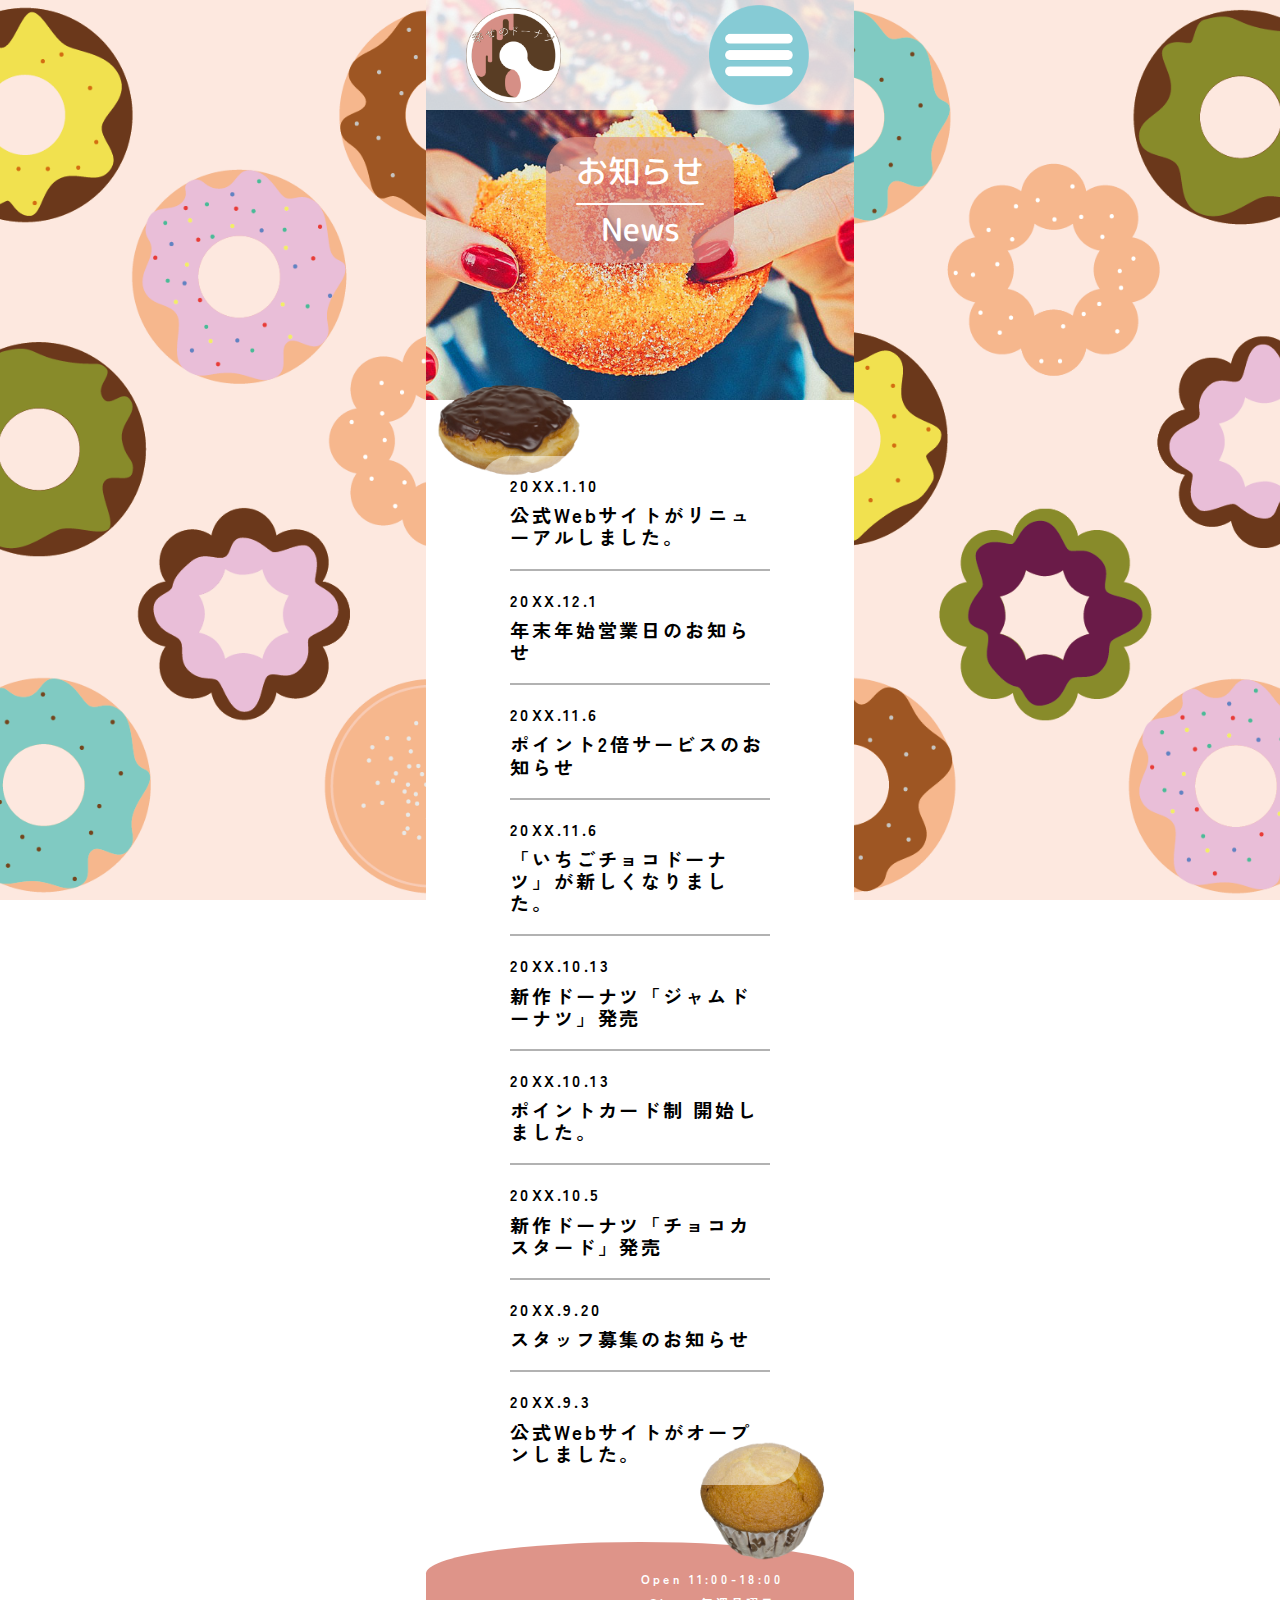
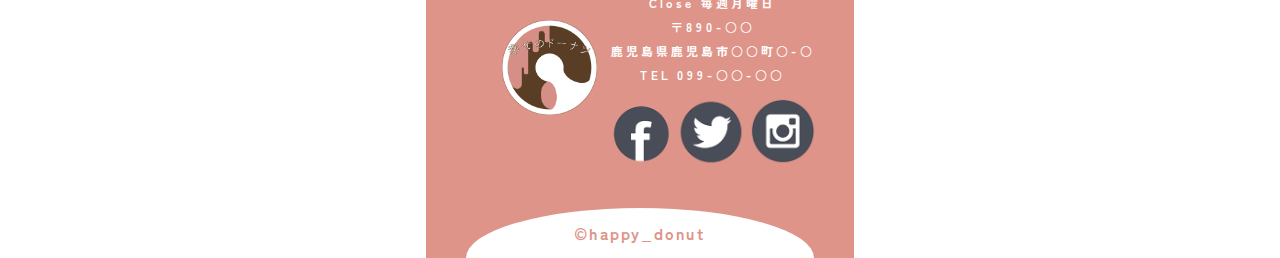
<file: news.html>
<!doctype html>
<html>

<head>
	<meta charset="UTF-8">
	<title>幸せのドーナツ</title>
	<meta name="viewport" content="width=device-width, initial-scale=1">
	<link rel="stylesheet" href="common/css/normalize.css">
	<link rel="stylesheet" href="common/css/standard.css">
	<link rel="stylesheet" href="common/css/news_style.css">
	<!---css記述--->
</head>

<body>
	<div class="area_scroll">
		<!---header--->
		<header>
			<div class="container">
				<div class="logo_area_header">
					<a href="index.html" class="logo">
						<img src="common/images/icon.png" alt="幸せのドーナツ">
					</a>
				</div>
				<div class="reader_area_header">
					<ul class="drop_list">
						<li>
							<img src="common/images/3reader_icon.png" alt="メニュー表示リスト" class="icon_reader">
							<ul class="tp_ul">
								<li><a href="index.html">TOP</a></li>
								<li><a href="about.html">ABOUT</a></li>
								<li><a href="menu.html">MENU</a></li>
								<li><a href="news.html">NEWS</a></li>
								<li><a href="contact.html">CONTACT</a></li>
							</ul>
						</li>
					</ul>
				</div>
			</div>
		</header>
		<!---main--->
		<main>
			<div class="area_top_view">
				<div class="text_top_view">
					<p class="under_line">お知らせ</p>
					<p class="under_2_line">News</p>
				</div>
			</div>
			<!---ニュースリスト--->
			<div class="background">
				<div class="area_home_white">
					<div class="container">
						<dl class="list_news">
							<dt class="list_item_dt">20XX.1.10</dt>
							<dd class="list_item_dd">公式Webサイトがリニューアルしました。</dd>
							<dt class="list_item_dt">20XX.12.1</dt>
							<dd class="list_item_dd">年末年始営業日のお知らせ</dd>
							<dt class="list_item_dt">20XX.11.6</dt>
							<dd class="list_item_dd">ポイント2倍サービスのお知らせ</dd>
							<dt class="list_item_dt">20XX.11.6</dt>
							<dd class="list_item_dd">「いちごチョコドーナツ」が新しくなりました。</dd>
							<dt class="list_item_dt">20XX.10.13</dt>
							<dd class="list_item_dd">新作ドーナツ「ジャムドーナツ」発売</dd>
							<dt class="list_item_dt">20XX.10.13</dt>
							<dd class="list_item_dd">ポイントカード制 開始しました。</dd>
							<dt class="list_item_dt">20XX.10.5</dt>
							<dd class="list_item_dd">新作ドーナツ「チョコカスタード」発売</dd>
							<dt class="list_item_dt">20XX.9.20</dt>
							<dd class="list_item_dd">スタッフ募集のお知らせ</dd>
							<dt class="list_item_dt">20XX.9.3</dt>
							<dd class="list_item_dd border_none">公式Webサイトがオープンしました。</dd>
						</dl>
					</div>
				</div>
				<!---背景ドーナツ--->
				<div class="top_donut_back"><img src="common/images/pic-7-back.png" alt="チョコカスタード" height="100%"></div>
				<div class="bottom_donut_back"><img src="common/images/pic-8-back.png" alt="マフィン" height="100%"></div>
			</div>
		</main>

		<!---footer--->
		<footer>
			<div class="container">
				<ul class="list_access_footer">
					<li class="logo_area_footer">
						<a href="index.html" class="logo"><img src="common/images/icon.png" alt="幸せのドーナツ"></a>
					</li>
					<li class="list_access">
						<p class="description">Open 11:00-18:00
							<br>Close 毎週月曜日
							<br>〒890-○○
							<br>鹿児島県鹿児島市○○町○-○
							<br>TEL 099-○○-○○
						  </p>
						<!---プラットフォームアイコン--->
						<ul class="list_icon">
							<li class="icon_sns_facebook">
								<a href="#"><img src="common/images/facebook.png" alt="facebook"></a>
							</li>
							<li class="icon_sns_twitter">
								<a href="#"><img src="common/images/Twitter.png" alt="Twitter"></a>
							</li>
							<li class="icon_sns_instagram">
								<a href="#"><img src="common/images/Instagram.png" alt="Instagram"></a>
							</li>
						</ul>
					</li>
				</ul>
				<p class="copyright">&copy;happy_donut</p>
			</div>
		</footer>
	</div>
	<script src="common/javascript/script.js"></script>
</body>

</html>
</file>
<file: common/css/standard.css>
@charset "UTF-8";

@import url('https://fonts.googleapis.com/css2?family=M+PLUS+Rounded+1c&family=Zen+Kaku+Gothic+New&display=swap');

* {
  box-sizing: border-box;
}

body {
  max-width: 428px;
  margin: 0 auto;
  position: relative;
  background-image: url("../images/donuts_back.png");
  background-position: center;
  background-size: cover;
  background-attachment: fixed;
}

a {
  color: #000;
}

.container {
  max-width: 400px;
  padding: 0 40px;
  margin: 0 auto;
}


/*ドーナツアニメーション*/
@keyframes vertical_move_1 {

  0%,
  100% {
    transform: rotate(-30deg);
  }

  50% {
    transform: rotate(0deg);
  }
}

@keyframes vertical_move_2 {

  0%,
  100% {
    transform: rotate(25deg);
  }

  50% {
    transform: rotate(0deg);
  }
}


/*PC用ボタンホバーアニメーション*/
@media screen and (min-width:429px) {

  [class*="slide_hov"] {
    display: block;
    max-width: 180px;
    margin: 0 auto;
    padding: 15px;
    background-color: #e3c7af;
    border-radius: 30px;
    font: 900 1.1em/1 "Zen Kaku Gothic New", serif;
    letter-spacing: 0.1em;
    text-align: center;
    position: relative;
    z-index: 0;
    overflow: hidden;
  }

  [class*="slide_hov"]::before {
    content: "";
    display: block;
    position: absolute;
    top: 0;
    left: 0;
    z-index: -1;
    width: 0%;
    height: 100%;
    background-color: #89d3de;
    -webkit-transition: 0.2s;
    transition: 0.2s;
  }

  [class*="slide_hov"]:hover {
    color: #fff;
  }

  [class*="slide_hov"]:hover::before {
    width: 100%;
  }

  .btnarea .slide_hov_white {
    background-color: #fff;
  }


}


/*スマホ用ボタン*/
@media screen and (max-width:428px) {

  .none_hov {
    max-width: 120px;
    padding: 10px 25px;
    background-color: #89d3de;
    border: 2px solid #fff;
    border-radius: 30px;
    font: 900 1.1em/1 "Zen Kaku Gothic New", serif;
    letter-spacing: 0.1em;
    text-align: center;
  }

}

/*ヘッダー*/
header {
  width: 428px;
  position: fixed;
  top: 0;
  z-index: 999;
}

header>.container {
  max-width: none;
  height: 110px;
  display: flex;
  align-items: center;
  justify-content: space-between;
  padding: 0 40px;
  background-color: rgba(255, 255, 255, 0.8);
}


/*ロゴ*/
[class*="logo_area"] .logo {
  display: block;
}

[class*="logo_area"] img {
  height: 100px;
  padding: 5px 0 0 0;
}


/*３点リーダー*/
.reader_area_header {
  height: 100%;
}

.drop_list {
  margin: 5px 0 0 0;
  padding: 0 5px;
}

.drop_list>li {
  max-width: 100px;
}

.drop_list>li>img {
  margin: 0 0 0 auto;
}

.drop_list>li>.tp_ul {
  display: none;
  width: 100%;
  margin: 10px 0 0;
  padding: 10px 0;
  border-radius: 10px;
  background-color: rgba(255, 255, 255, 0.9);
}

.drop_list>li>.tp_ul.droplist {
  display: block;
  animation: drop 0.5s 1 ease-out 0s;
}

@keyframes drop {
  from {
    transform: translateY(-30px);
    opacity: 0;
  }

  to {
    transform: translateY(0);
    opacity: 1;
  }
}

.tp_ul>li {
  max-width: 80px;
  height: 30px;
  padding: 5px 0;
  font: bold 1em/1 "Zen Kaku Gothic New", serif;
  letter-spacing: 0.1em;
}

.tp_ul>li>a {
  display: block;
  padding: 0 5px;
  color: #000;
  position: relative;
}

.tp_ul>li>a::before {
  content: "";
  width: 100%;
  height: 1px;
  margin: 0 5px;
  background-color: #000;
  position: absolute;
  left: 0;
  bottom: -1px;
  transform: scale(0, 1);
  transform-origin: left top;
  -webkit-transition: transform 0.2s;
  transition: transform 0.2s;
}

.tp_ul>li>a:hover::before {
  transform: scale(1, 1);
}

.icon_reader {
  display: block;
  height: 100px;
}


/*テキストホーム*/
.body_home {
  text-align: center;
}

.description {
  margin: 0 0 50px 0;
  font: 600 1em/2 "Zen Kaku Gothic New", serif;
  letter-spacing: 0.25em;
}

.desc_large {
  font-size: 1.2em;
  letter-spacing: 0.25em;
}


/*テキストホームのSNSアイコン*/
.list_icon {
  margin: 0 0 40px -40px;
  display: flex;
  align-items: center;
  justify-content: center;
}

[class*="icon_sns"] {
  height: 70px;
}

[class*="icon_sns"] img {
  display: block;
  height: 100%;
  transition: 0.2s ease 0s;
}

[class*="icon_sns"] img:hover {
  transform: translate(0, -10px);
}


/*フッター*/
footer {
  width: 100%;
  margin: -20px 0;
  padding: 5px 0 0 0;
  background-color: #fff;
}

footer>.container {
  max-width: none;
  background: #de9489;
  border-radius: 50% / 10% 10% 0 0;
}

.list_access_footer {
  max-height: 250px;
  display: flex;
  align-items: center;
  justify-content: center;
}

.list_access {
  margin: 0 0 0 10px;
  text-align: center;
}

.list_access>.list_icon {
  padding-top: 10px;
}

.list_access>.description {
  margin: 0;
  padding: 40px 0 0 0;
  font-size: 0.75em;
  color: #fff;
}


/*コピーライト*/
.copyright {
  width: 100%;
  margin: 0 auto;
  font: 600 1em/50px "Zen Kaku Gothic New", serif;
  letter-spacing: 0.1em;
  text-align: center;
  color: #de9489;
  background: #fff;
  border-radius: 50% / 100% 100% 0 0;
}
</file>
<file: common/css/top_style.css>
@charset "UTF-8";

/*背景ドーナツ*/
.background {
  position: relative;
}

[class*="donut_back"] {
  height: 120px;
}

.Atop_donut_back {
  position: absolute;
  top: -50px;
  left: 10px;
  animation: vertical_move_1 5s infinite ease;
}

.Abottom_donut_back {
  position: absolute;
  bottom: -50px;
  right: 19px;
  animation: vertical_move_2 5s infinite ease;
}

.Ntop_donut_back {
  position: absolute;
  top: -50px;
  left: 10px;
  animation: vertical_move_1 5s infinite ease;
}


/*トップビュー*/
.area_top_view {
  height: 400px;
  margin: 0 auto;
  background: url(../images/eyecatch.jpg) no-repeat center center;
  background-size: cover;
}

.text_top_view {
  writing-mode: vertical-rl;
  text-orientation: upright;
  padding: 20px 10px 0;
  background-color: rgba(222, 148, 137, 0.5);
  border-radius: 10px;
  font: 500 1.5em/1.5 "M PLUS Rounded 1c", serif;
  color: #fff;
  position: absolute;
  top: 160px;
  right: 50px;
  z-index: 50;
}

.text_top_view>span {
  display: block;
  text-indent: 1em;
}

@media screen and (max-width:428px) {

  .text_top_view {
    display: none;
  }

}


/*エリア_ホーム*/
[class*="area_home"] {
  padding: 80px 0;
}

[class*="_white"] {
  background: #fff;
}

[class*="_brown"] {
  background-color: #e3c7af;
}


/*ヘッド*/
.head_home {
  margin: 0 0 70px;
  text-align: center;
}

.head_home [class*="ttl"] {
  max-width: 150px;
  margin: 0 auto;
  padding: 0 0 10px;
  font: 600 1.5em/1 "Zen Kaku Gothic New", serif;
  letter-spacing: 0.1em;
  position: relative;
}

.head_home [class*=_ja]::after {
  /*見出しのライン部分*/
  content: "";
  display: block;
  width: 100%;
  height: 3px;
  background: #89d3de;
  position: absolute;
  bottom: 0;
  left: 0;
}


/*2分割レイアウト*/
.layout_2_div {
  margin: 0 -40px;
}

[class*="imgtext"] {
  max-width: 300px;
  padding: 0 20px;
  margin: 0 auto;
  text-align: center;
}

[class*="imgtext"] img {
  transition: 0.5s ease 0s;
}

[class*="imgtext"] img:hover {
  transform: scale(0.8);
}
</file>
<file: common/css/about_style.css>
@charset "UTF-8";

/*背景ドーナツ*/
.background {
	position: relative;
}

[class*="donut_back"] {
	height: 120px;
}

.top_donut_back {
	position: absolute;
	top: -50px;
	right: 19px;
	animation: vertical_move_2 5s infinite ease;
}

.bottom_donut_back {
	position: absolute;
	bottom: -60px;
	left: 10px;
	animation: vertical_move_1 5s infinite ease;
}

/*トップビュー*/
.area_top_view {
	height: 400px;
	margin: 0 auto;
	background: url("../images/shoo_eye.jpg") no-repeat center bottom;
	background-size: cover;
	/*画像が広がった状態で表示される*/
	display: flex;
	align-items: center;
}

.text_top_view {
	max-width: 300px;
	margin: 0 auto;
	padding: 10px 30px;
	background-color: rgba(222, 148, 137, 0.7);
	border-radius: 30px;
	font: 500 2em/1.5 "M PLUS Rounded 1c", serif;
	text-align: center;
	color: #fff;
	position: relative;
}

[class*="_line"] {
	width: 100%;
	margin: 0;
	position: relative;
}

.under_line {
	padding: 0 0 10px 0;
}

.under_line::after {
	content: "";
	display: block;
	width: 100%;
	height: 2px;
	background-color: #fff;
	border-radius: 30px;
	position: absolute;
	left: 0;
	bottom: 0;
}

/*エリア_ホーム*/
[class*="area_home"] {
	padding: 60px 0;
}

[class*="_white"] {
	background: #fff;
}

[class*="_brown"] {
	background-color: #e3c7af;
}

/*ヘッド*/
.head_home {
	margin: 0 0 70px;
	text-align: center;
}

.head_home [class*="ttl"] {
	max-width: 150px;
	margin: 0 auto;
	padding: 0 0 10px;
	font: 600 1.5em/1 "Zen Kaku Gothic New", serif;
	letter-spacing: 0.1em;
	position: relative;
}

.head_home [class*=_ja]::after {
	/*見出しのライン部分*/
	content: "";
	display: block;
	width: 100%;
	height: 2px;
	background: #89d3de;
	position: absolute;
	bottom: 0;
	left: 0;
}

/*マップ*/
.map {
	width: 300px;
	height: 300px;
	margin: 0 auto;
	border-radius: 30px;
}

.map iframe {
	width: 100%;
	height: 100%;
	border-radius: 30px;
}
</file>
<file: common/css/contact_style.css>
@charset "UTF-8";

/*背景ドーナツ*/
.background {
	position: relative;
}

[class*="donut_back"] {
	height: 120px;
}

.top_donut_back {
	position: absolute;
	top: -80px;
	left: 10px;
	animation: vertical_move_1 5s infinite ease;
}

.bottom_donut_back {
	position: absolute;
	bottom: -50px;
	right: 19px;
	animation: vertical_move_2 5s infinite ease;
}

/*トップビュー*/
.area_top_view {
	height: 400px;
	margin: 0 auto;
	background: url("../images/contact_eye.jpg") no-repeat center bottom;
	background-size: cover;
	/*画像が広がった状態で表示される*/
	display: flex;
	align-items: center;
}

.text_top_view {
	max-width: 300px;
	margin: 0 auto;
	padding: 10px 30px;
	background-color: rgba(222, 148, 137, 0.7);
	border-radius: 30px;
	font: 500 2em/1.5 "M PLUS Rounded 1c", serif;
	text-align: center;
	color: #fff;
	position: relative;
}

[class*="_line"] {
	width: 100%;
	margin: 0;
	position: relative;
}

.under_line {
	padding: 0 0 10px 0;
}

.under_line::after {
	content: "";
	display: block;
	width: 100%;
	height: 2px;
	background-color: #fff;
	border-radius: 30px;
	position: absolute;
	left: 0;
	bottom: 0;
}

/*エリア_ホーム*/
[class*="area_home"] {
	padding: 50px 0;
}

[class*="_white"] {
	background: #fff;
}

[class*="_brown"] {
	background-color: #e3c7af;
}

/*テキストホーム*/
.area_home_white>.container {
	text-align: center;
}

.desc_small {
	font-size: 0.7em;
}

/*問い合わせフォーム*/
.container>form {
	max-width: 400px;
	margin: 40px auto;
	background: rgba(227, 199, 175, 0.7);
	border-radius: 30px;
	position: relative;
	z-index: 50;
}

form table {
	margin: 0 auto;
}

th {
	padding: 50px 0 5px 0;
	text-align: left;
	font: 500 1.2em/1 "Zen Kaku Gothic New", serif;
}

[class*="box_text"] {
	width: 300px;
	border: none;
	border-radius: 10px;
}

.box_text {
	height: 40px;
}

.box_text_area {
	resize: none;
	height: 120px;
}

.text_center {
	text-align: center;
	padding-bottom: 25px;
}

.text_center span {
	border-bottom: 1px solid #000;
}

.btn_submit {
	max-width: 300px;
	padding: 15px 60px;
	border: none;
	border-radius: 30px;
	background-color: #89d3de;
	text-align: center;
	-webkit-transition: all 0.3s ease 0s;
	transition: all 0.3s ease 0s;
}

.btn_submit:hover {
	opacity: 0.6;
}
</file>
<file: common/css/menu_style.css>
@charset "UTF-8";

/*トップビュー*/
.area_top_view {
	height: 400px;
	margin: 0 auto;
	background: url("../images/tower_eye.jpg") no-repeat center bottom;
	background-size: cover;
	/*画像が広がった状態で表示される*/
	display: flex;
	align-items: center;
}

.text_top_view {
	max-width: 300px;
	margin: 0 auto;
	padding: 10px 30px;
	background-color: rgba(222, 148, 137, 0.7);
	border-radius: 30px;
	font: 500 2em/1.5 "M PLUS Rounded 1c", serif;
	text-align: center;
	color: #fff;
	position: relative;
}

[class*="_line"] {
	width: 100%;
	margin: 0;
	position: relative;
}

.under_line {
	padding: 0 0 10px 0;
}

.under_line::after {
	content: "";
	display: block;
	width: 100%;
	height: 2px;
	background-color: #fff;
	border-radius: 30px;
	position: absolute;
	left: 0;
	bottom: 0;
}

/*エリア_ホーム*/
[class*="area_home"] {
	padding: 20px 0 5px;
}

[class*="_white"] {
	background: #fff;
}

/*テキストホーム*/
.area_home_white>.container {
	text-align: center;
}

.desc_small {
	font-size: 0.75em;
}


/*メニューリスト*/
.list_menu {
	max-width: 400px;
	padding: 30px 0;
	border-bottom: 2px solid rgba(0, 0, 0, 0.3);
	position: relative;
}

.border_none {
	border: none;
}

.list_menu img {
	width: 80%;
}

.list_menu>.description {
	max-width: 400px;
	margin: 0 auto 20px;
	font-size: 1em;
}

.text_left {
	text-align: left;
	padding: 0 0 0 10px;
}

th {
	width: 50px;
}

.btn_dropdown {
	max-width: 300px;
	height: 50px;
	margin: 0 auto;
	padding: 15px 40px;
	font: 500 1em/1 "Zen Kaku Gothic New", serif;
	color: #000;
	background-color: #89D3DE;
	border: none;
	border-radius: 30px;
	display: flex;
	align-items: center;
	justify-content: center;
	transition: 0.2s ease 0s;
}

.btn_dropdown:hover {
	opacity: 0.8;
}

.text_dropdown {
	display: none;
	max-width: 300px;
	padding: 0 20px;
	color: #fff;
	background-color: rgba(222, 148, 137, 0.7);
	border-radius: 30px;
	position: absolute;
	top: 20px;
	left: 0;
}

.text_dropdown.active {
	display: block;
	animation: dropup 0.5s 1 ease-out 0s;
}

@keyframes dropup {
	from {
		transform: translateY(50px);
		opacity: 0;
	}

	to {
		transform: translateY(0);
		opacity: 1;
	}
}
</file>
<file: common/css/news_style.css>
@charset "UTF-8";

/*背景ドーナツ*/
.background {
	position: relative;
}

[class*="donut_back"] {
	height: 120px;
}

.top_donut_back {
	position: absolute;
	top: -30px;
	left: 10px;
	animation: vertical_move_1 5s infinite ease;
}

.bottom_donut_back {
	position: absolute;
	bottom: -20px;
	right: 19px;
	animation: vertical_move_2 5s infinite ease;
}

/*トップビュー*/
.area_top_view {
	height: 400px;
	margin: 0 auto;
	background: url("../images/news_eye.jpg") no-repeat center bottom;
	background-size: cover;
	/*画像が広がった状態で表示される*/
	display: flex;
	align-items: center;
}

.text_top_view {
	max-width: 300px;
	margin: 0 auto;
	padding: 10px 30px;
	background-color: rgba(222, 148, 137, 0.7);
	border-radius: 30px;
	font: 500 2em/1.5 "M PLUS Rounded 1c", serif;
	text-align: center;
	color: #fff;
	position: relative;
}

[class*="_line"] {
	width: 100%;
	margin: 0;
	position: relative;
}

.under_line {
	padding: 0 0 10px 0;
}

.under_line::after {
	content: "";
	display: block;
	width: 100%;
	height: 2px;
	background-color: #fff;
	border-radius: 30px;
	position: absolute;
	left: 0;
	bottom: 0;
}

/*エリア_ホーム*/
[class*="area_home"] {
	padding: 40px 0;
}

[class*="_white"] {
	background: #fff;
}

/*ニュースリスト*/
.list_news {
	max-width: 400px;
	padding: 0 30px;
	background-color: rgba(255, 255, 255, 0.5);
	border-radius: 30px;
	position: relative;
	z-index: 50;
}

[class*="list_item"] {
	font-family: "Zen Kaku Gothic New", serif;
	letter-spacing: 0.15em;
}

.list_item_dt {
	padding: 20px 0 0;
	font-weight: 600;
	font-size: 1em;
}

.list_item_dd {
	padding: 10px 0 20px 0;
	margin: 0;
	font-weight: bold;
	font-size: 1.2em;
	border-bottom: 2px solid rgba(0, 0, 0, 0.3);
}

.border_none {
	border: none;
}
</file>
